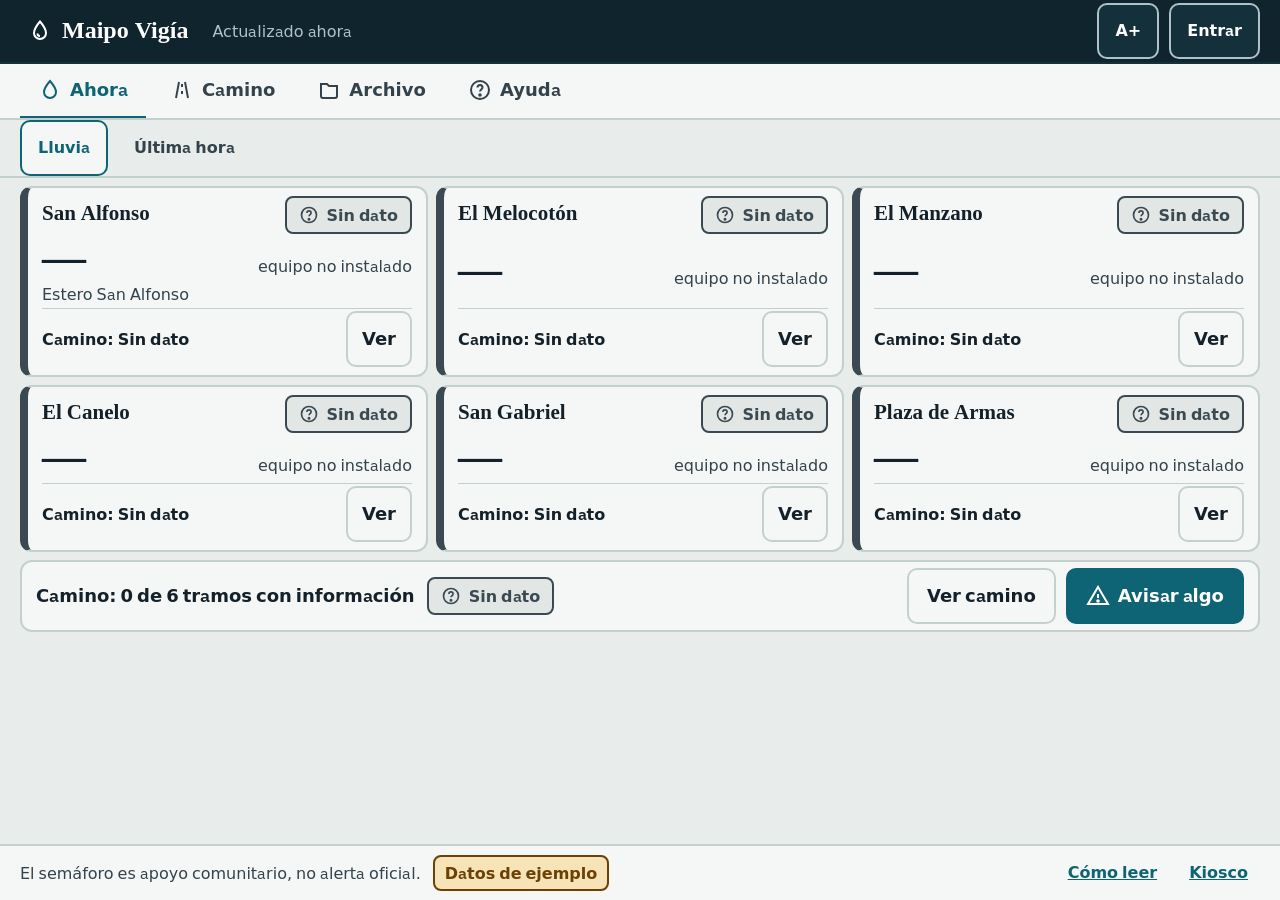
<file: docs/index.html>
<!DOCTYPE html>
<html lang="es-CL">
<head>
  <meta charset="UTF-8" />
  <meta name="viewport" content="width=device-width, initial-scale=1.0" />
  <meta name="description" content="Maipo Vigía: lluvia medida por la comunidad y estado de los caminos del Cajón del Maipo. Tablero comunitario, registro de observadores y archivos históricos." />
  <meta name="color-scheme" content="light" />
  <title>Maipo Vigía — Lluvia y caminos en el Cajón del Maipo</title>
  <link rel="icon" href="data:image/svg+xml,%3Csvg xmlns='http://www.w3.org/2000/svg' viewBox='0 0 24 24'%3E%3Cpath d='M12 2.5C12 2.5 6 9.5 6 14a6 6 0 0 0 12 0c0-4.5-6-11.5-6-11.5Z' fill='none' stroke='%230E6474' stroke-width='2'/%3E%3C/svg%3E" />
  <link rel="stylesheet" href="assets/maipo.css" />
  <script src="datos/config.js" defer></script>
  <script src="datos/semilla.js" defer></script>
  <script src="assets/almacen.js" defer></script>
  <script src="assets/maipo.js" defer></script>
</head>
<body>
  <a href="#mainPanel" class="skip-link">Saltar al contenido principal</a>
  <div class="app-shell" id="appShell">
    <!-- BARRA SUPERIOR -->
    <header class="topbar" role="banner">
      <div class="topbar-left">
        <button type="button" class="brand-mark" id="brandBtn" aria-label="Maipo Vigía, ir a Ahora">
          <svg class="icon-24" viewBox="0 0 24 24" fill="none" stroke="currentColor" stroke-width="2" aria-hidden="true">
            <path d="M12 2.5C12 2.5 6 9.5 6 14a6 6 0 0 0 12 0c0-4.5-6-11.5-6-11.5Z"/>
            <path d="M9.5 14.5a2.5 2.5 0 0 0 2.5 2.5"/>
          </svg>
          <span>Maipo Vigía</span>
        </button>
        <span class="topbar-updated" id="topbarUpdated">Actualizado hoy a las 09:42</span>
        <span class="topbar-mobile-status" id="topbarMobileStatus"></span>
      </div>
      <div class="topbar-right">
        <button type="button" class="topbar-btn" id="btnFontToggle" aria-pressed="false" aria-label="Agrandar letra">A+</button>
        <div class="desktop-session-wrap" id="desktopSessionWrap"></div>
      </div>
    </header>

    <div class="offline-banner hidden" id="offlineBanner" role="status">
      Sin conexión: se muestran los datos guardados en este equipo.
    </div>

    <!-- NIVEL 1: BARRA DE PESTAÑAS (ESCRITORIO) -->
    <nav class="tabbar" id="desktopTabbar" role="tablist" aria-label="Secciones principales"></nav>

    <!-- NIVEL 2: SOLAPAS -->
    <nav class="subtabbar" id="subtabbar" role="tablist" aria-label="Solapas de sección"></nav>

    <!-- CONTENIDO PRINCIPAL (ÚNICO SCROLL INTERNO) -->
    <main class="main-panel" id="mainPanel" tabindex="-1">
      <div class="content-container" id="mainContent"></div>
    </main>

    <!-- PIE DE ESCRITORIO -->
    <footer class="footerbar" role="contentinfo">
      <div class="footer-left">
        <span>El semáforo es apoyo comunitario, no alerta oficial.</span>
        <span class="demo-tag" id="demoTag">Datos de ejemplo</span>
      </div>
      <div class="footer-right">
        <button type="button" class="footer-link" id="btnFooterHelp">Cómo leer</button>
        <button type="button" class="footer-link" id="btnFooterKiosco">Kiosco</button>
      </div>
    </footer>

    <!-- BARRA INFERIOR MÓVIL (5 BOTONES SEGÚN ROL) -->
    <nav class="bottombar" id="mobileBottombar" aria-label="Navegación móvil"></nav>
  </div>

  <!-- NIVEL 3: HOJA LATERAL (480px ESCRITORIO / PANTALLA COMPLETA MÓVIL) -->
  <div class="sheet-backdrop hidden" id="sheetBackdrop" role="dialog" aria-modal="true" aria-labelledby="sheetTitle">
    <div class="sheet-panel" id="sheetPanel">
      <div class="sheet-head">
        <h2 class="sheet-title" id="sheetTitle">Panel</h2>
        <button type="button" class="topbar-btn" id="btnCloseSheet" aria-label="Cerrar panel">Cerrar</button>
      </div>
      <div class="sheet-body" id="sheetBody"></div>
    </div>
  </div>

  <!-- MODO KIOSCO (1920×1080) -->
  <section class="kiosco-overlay hidden" id="kioscoOverlay" aria-label="Modo Kiosco">
    <div class="kiosco-top">
      <button type="button" class="kiosco-brand" id="kioscoBrandExit" title="Cinco toques para salir">Maipo Vigía</button>
      <div id="kioscoTopInfo" style="font-size: 24px; color: var(--pantalla-suave);"></div>
    </div>
    <div class="kiosco-grid" id="kioscoGrid"></div>
    <div class="kiosco-foot">
      <span id="kioscoClock"></span>
      <span id="kioscoFootMode"></span>
      <span>Datos de ejemplo · El semáforo es apoyo comunitario, no alerta oficial</span>
    </div>
  </section>

  <!-- MENSAJE EMERGENTE ACCESIBLE (REEMPLAZA alert()) -->
  <div class="toast-box hidden" id="toastBox" role="status" aria-live="polite"></div>

  
</body>
</html>
</file>
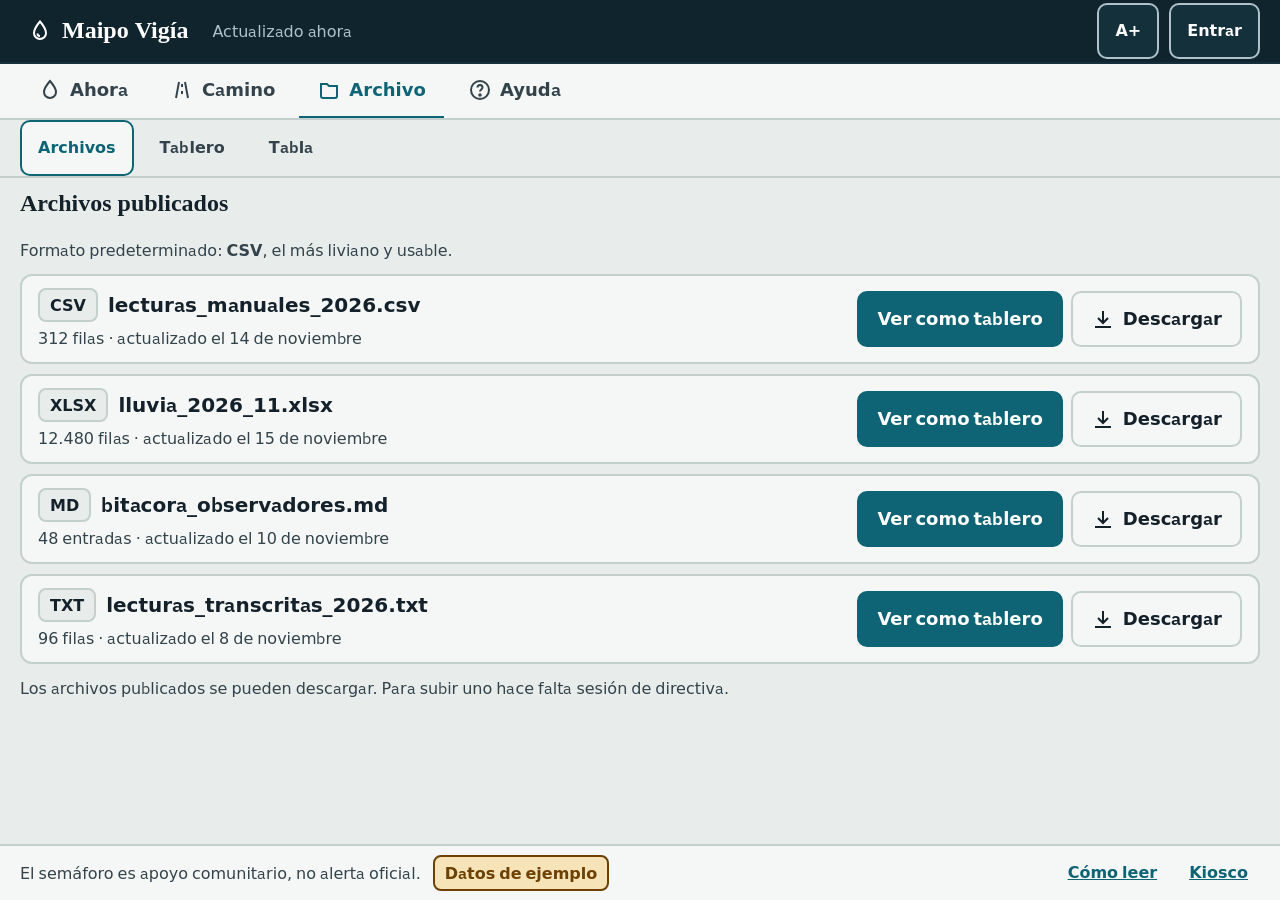
<file: docs/archivo.html>
<!DOCTYPE html>
<html lang="es-CL">
<head>
<meta charset="utf-8">
<title>Maipo Vigía — esta página se mudó</title>
<meta http-equiv="refresh" content="0; url=./index.html#/archivo/archivos">
<link rel="canonical" href="./index.html#/archivo/archivos">
</head>
<body style="font-family:system-ui,sans-serif;font-size:18px;padding:24px;">
<p>Esta página ahora es una pestaña del tablero.</p>
<p><a href="./index.html#/archivo/archivos">Continuar a Maipo Vigía</a></p>
<script>location.replace('./index.html#/archivo/archivos');</script>
</body>
</html>
</file>
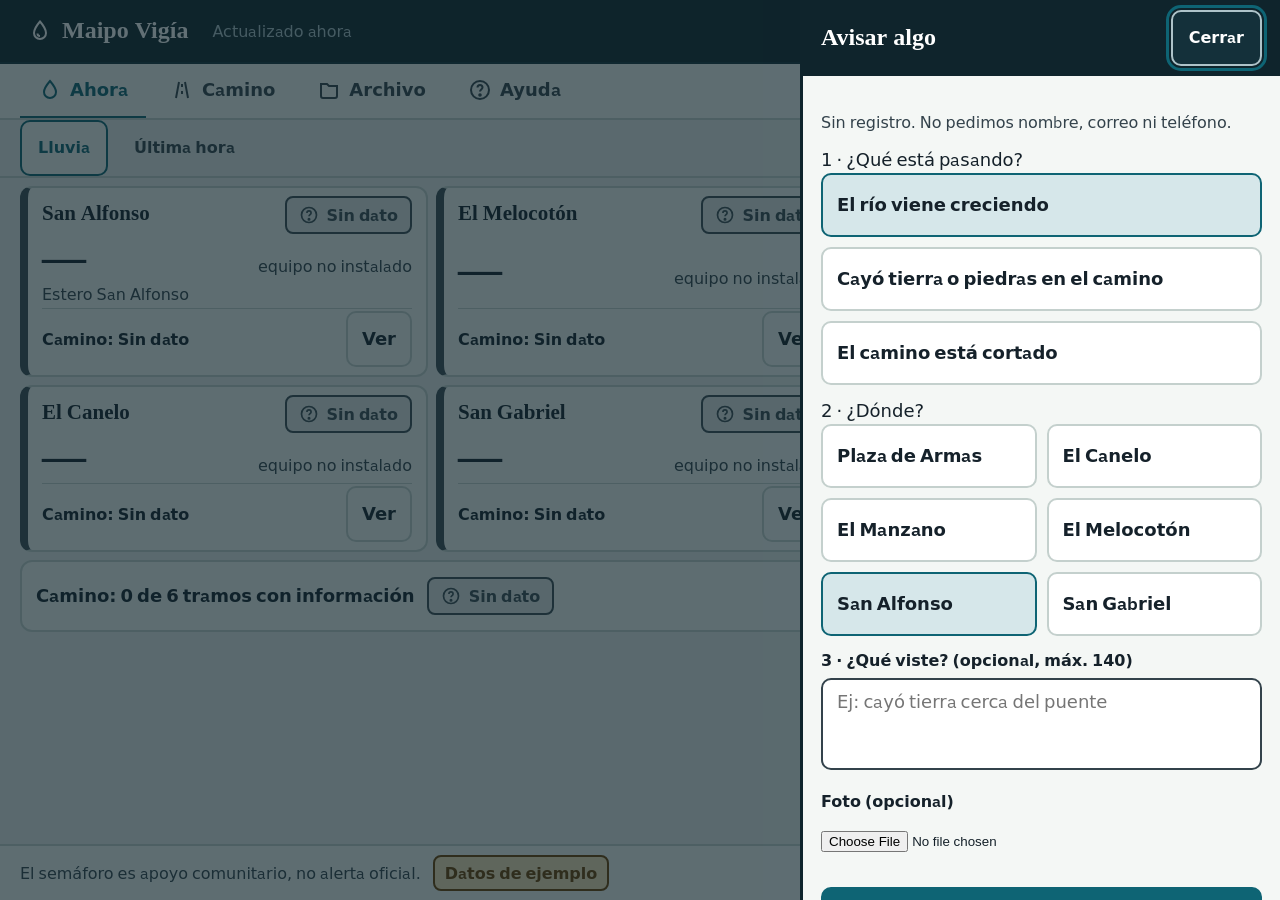
<file: docs/avisar.html>
<!DOCTYPE html>
<html lang="es-CL">
<head>
<meta charset="utf-8">
<title>Maipo Vigía — esta página se mudó</title>
<meta http-equiv="refresh" content="0; url=./index.html#/avisar">
<link rel="canonical" href="./index.html#/avisar">
</head>
<body style="font-family:system-ui,sans-serif;font-size:18px;padding:24px;">
<p>Esta página ahora es una pestaña del tablero.</p>
<p><a href="./index.html#/avisar">Continuar a Maipo Vigía</a></p>
<script>location.replace('./index.html#/avisar');</script>
</body>
</html>
</file>
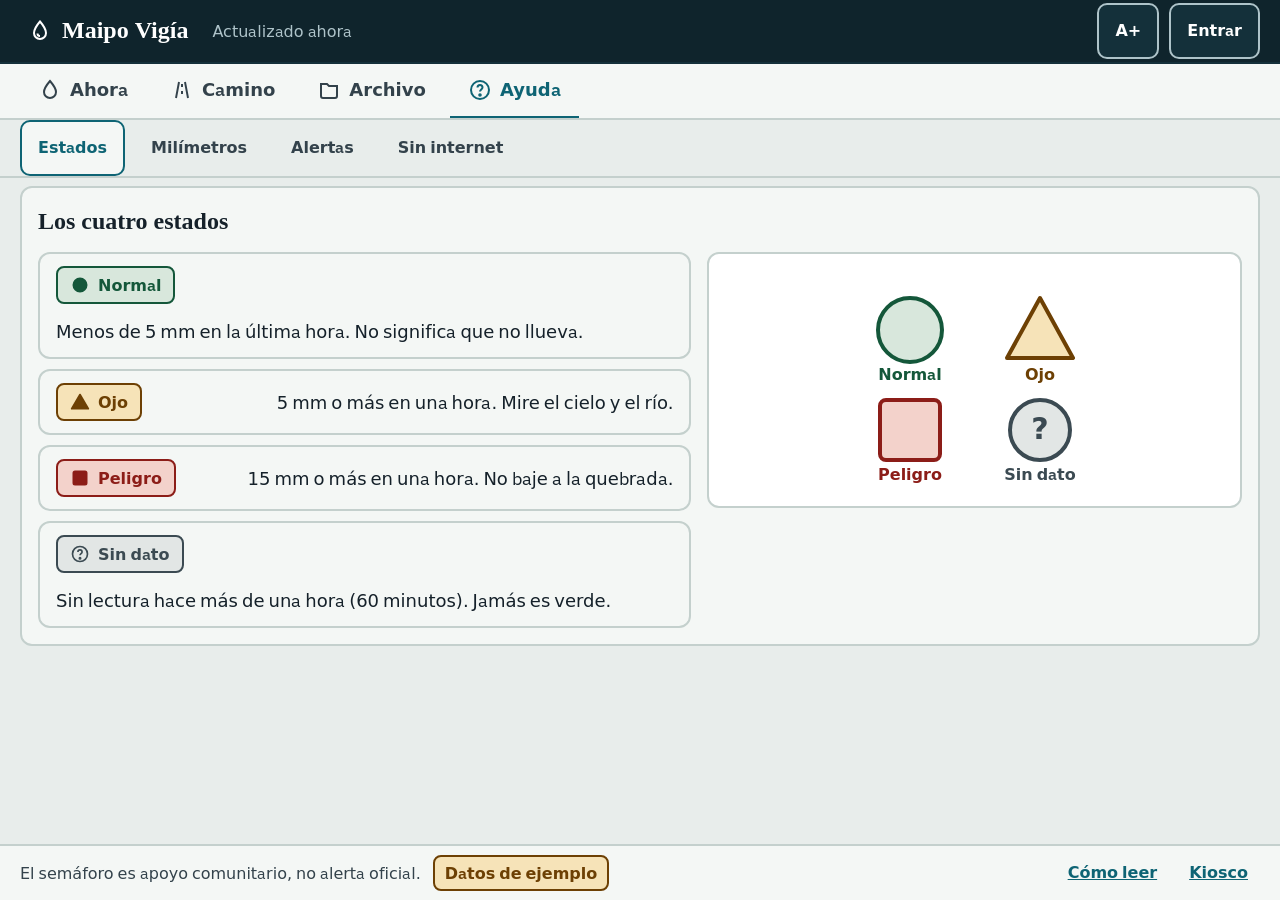
<file: docs/ayuda.html>
<!DOCTYPE html>
<html lang="es-CL">
<head>
<meta charset="utf-8">
<title>Maipo Vigía — esta página se mudó</title>
<meta http-equiv="refresh" content="0; url=./index.html#/ayuda/estados">
<link rel="canonical" href="./index.html#/ayuda/estados">
</head>
<body style="font-family:system-ui,sans-serif;font-size:18px;padding:24px;">
<p>Esta página ahora es una pestaña del tablero.</p>
<p><a href="./index.html#/ayuda/estados">Continuar a Maipo Vigía</a></p>
<script>location.replace('./index.html#/ayuda/estados');</script>
</body>
</html>
</file>
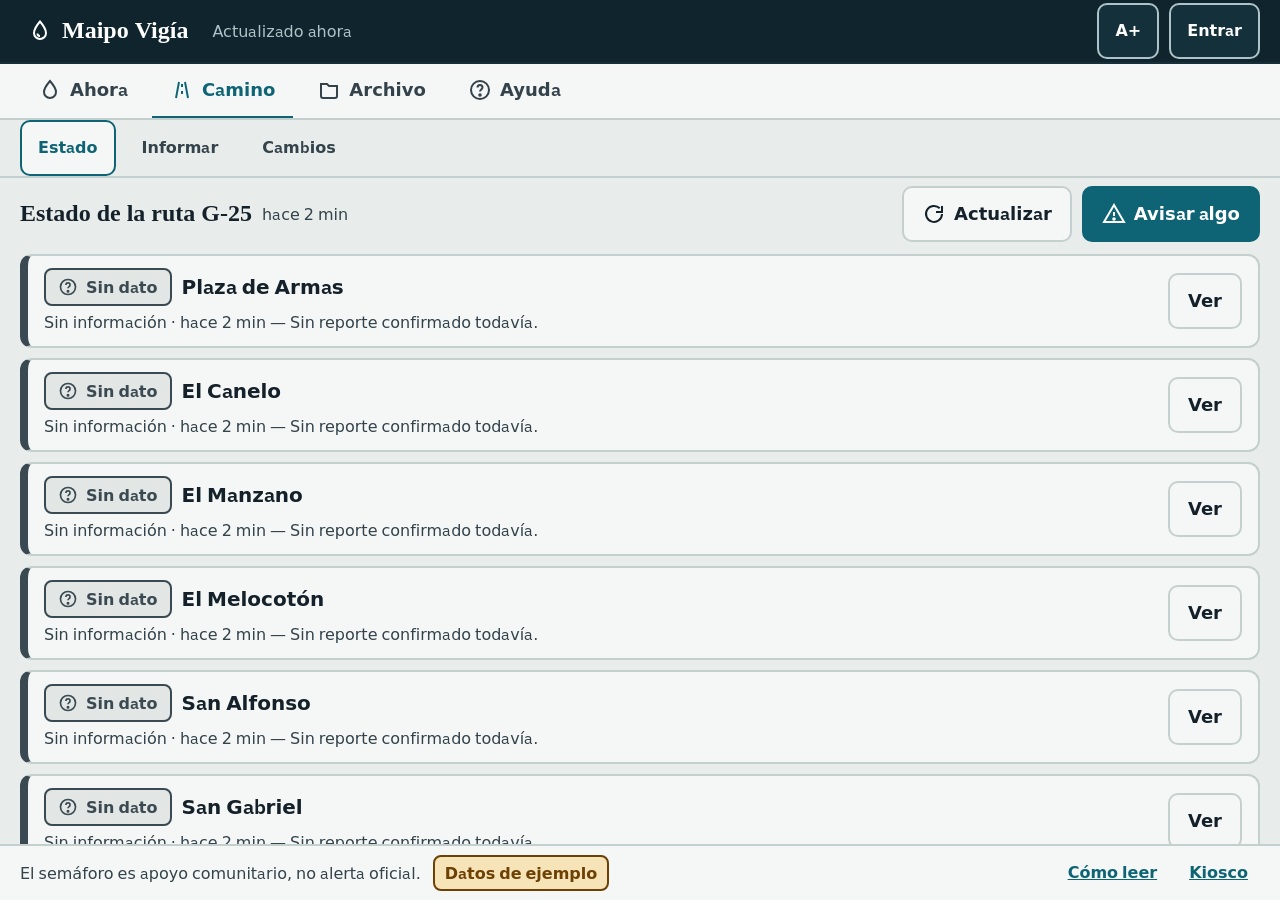
<file: docs/camino.html>
<!DOCTYPE html>
<html lang="es-CL">
<head>
<meta charset="utf-8">
<title>Maipo Vigía — esta página se mudó</title>
<meta http-equiv="refresh" content="0; url=./index.html#/camino/estado">
<link rel="canonical" href="./index.html#/camino/estado">
</head>
<body style="font-family:system-ui,sans-serif;font-size:18px;padding:24px;">
<p>Esta página ahora es una pestaña del tablero.</p>
<p><a href="./index.html#/camino/estado">Continuar a Maipo Vigía</a></p>
<script>location.replace('./index.html#/camino/estado');</script>
</body>
</html>
</file>
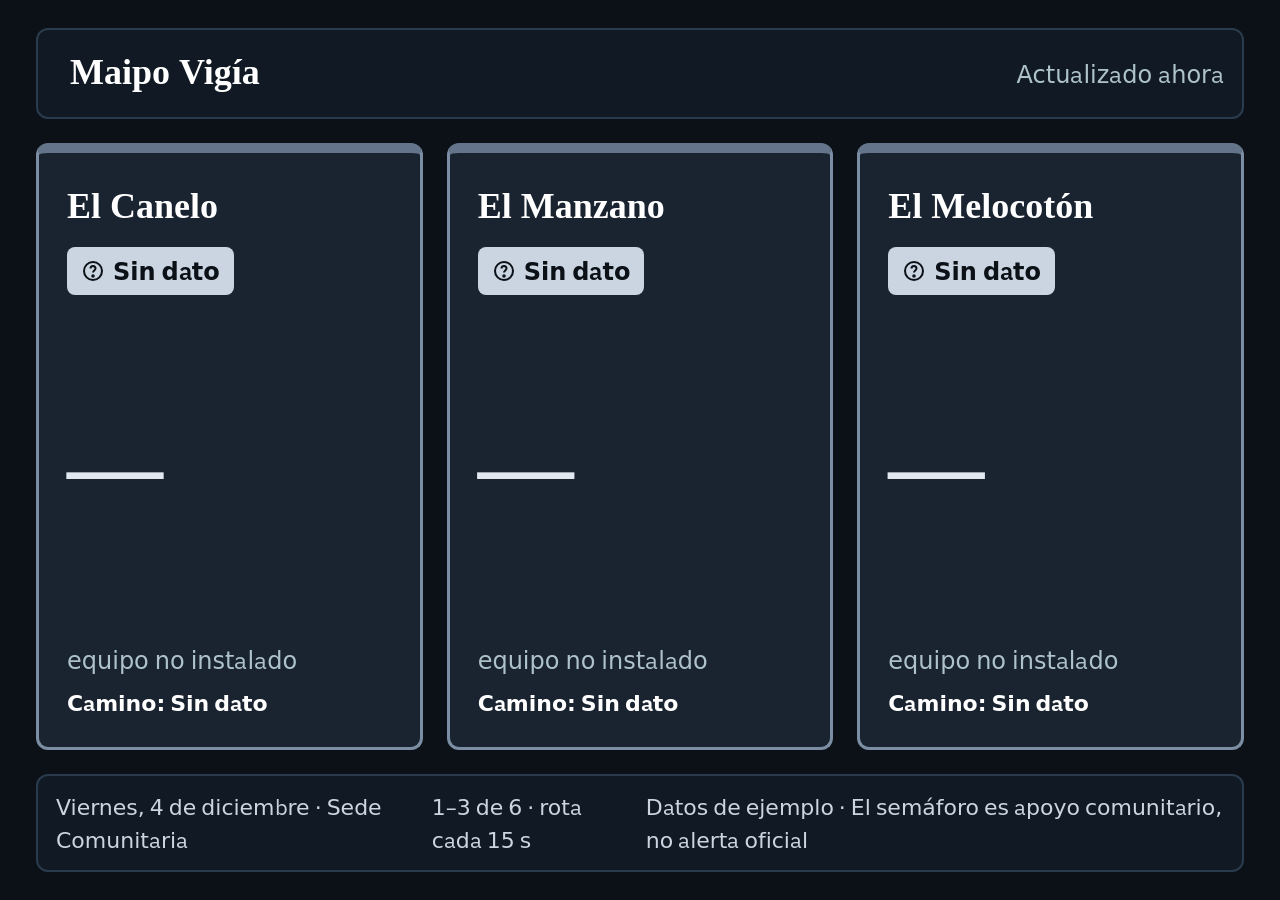
<file: docs/kiosco.html>
<!DOCTYPE html>
<html lang="es-CL">
<head>
<meta charset="utf-8">
<title>Maipo Vigía — esta página se mudó</title>
<meta http-equiv="refresh" content="0; url=./index.html#/kiosco">
<link rel="canonical" href="./index.html#/kiosco">
</head>
<body style="font-family:system-ui,sans-serif;font-size:18px;padding:24px;">
<p>Esta página ahora es una pestaña del tablero.</p>
<p><a href="./index.html#/kiosco">Continuar a Maipo Vigía</a></p>
<script>location.replace('./index.html#/kiosco');</script>
</body>
</html>
</file>
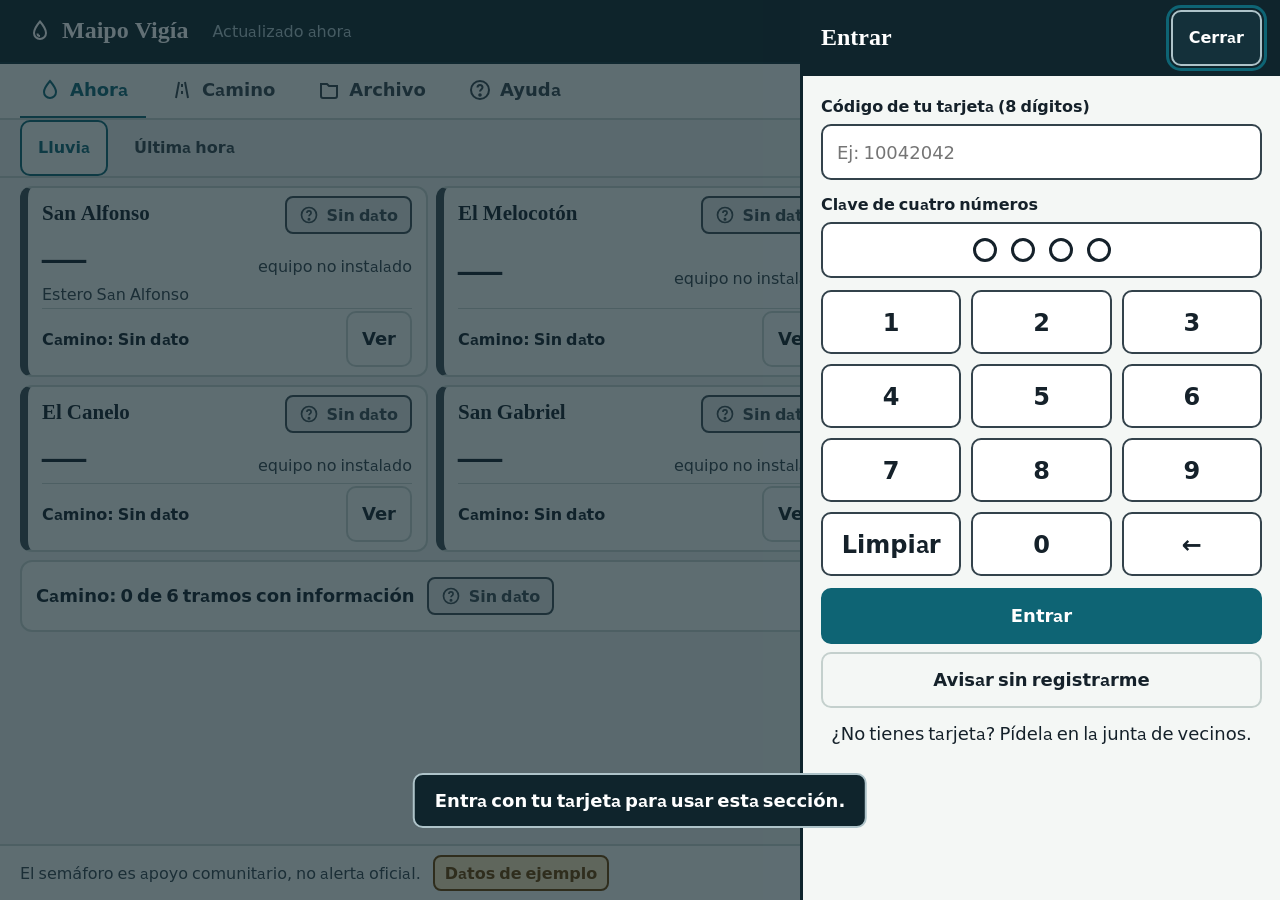
<file: docs/observadores.html>
<!DOCTYPE html>
<html lang="es-CL">
<head>
<meta charset="utf-8">
<title>Maipo Vigía — esta página se mudó</title>
<meta http-equiv="refresh" content="0; url=./index.html#/directiva/observadores">
<link rel="canonical" href="./index.html#/directiva/observadores">
</head>
<body style="font-family:system-ui,sans-serif;font-size:18px;padding:24px;">
<p>Esta página ahora es una pestaña del tablero.</p>
<p><a href="./index.html#/directiva/observadores">Continuar a Maipo Vigía</a></p>
<script>location.replace('./index.html#/directiva/observadores');</script>
</body>
</html>
</file>
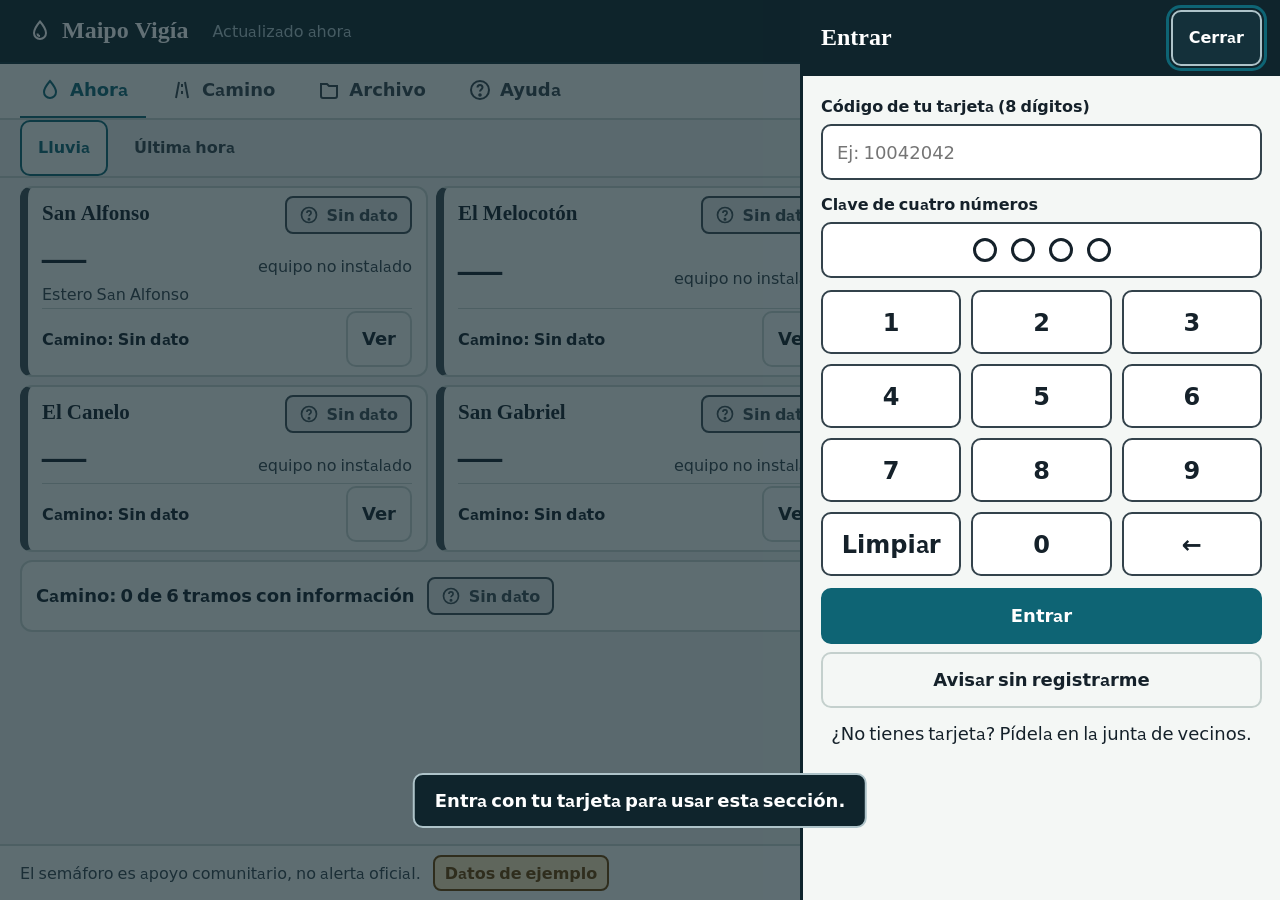
<file: docs/registrar.html>
<!DOCTYPE html>
<html lang="es-CL">
<head>
<meta charset="utf-8">
<title>Maipo Vigía — esta página se mudó</title>
<meta http-equiv="refresh" content="0; url=./index.html#/registrar/identidad">
<link rel="canonical" href="./index.html#/registrar/identidad">
</head>
<body style="font-family:system-ui,sans-serif;font-size:18px;padding:24px;">
<p>Esta página ahora es una pestaña del tablero.</p>
<p><a href="./index.html#/registrar/identidad">Continuar a Maipo Vigía</a></p>
<script>location.replace('./index.html#/registrar/identidad');</script>
</body>
</html>
</file>
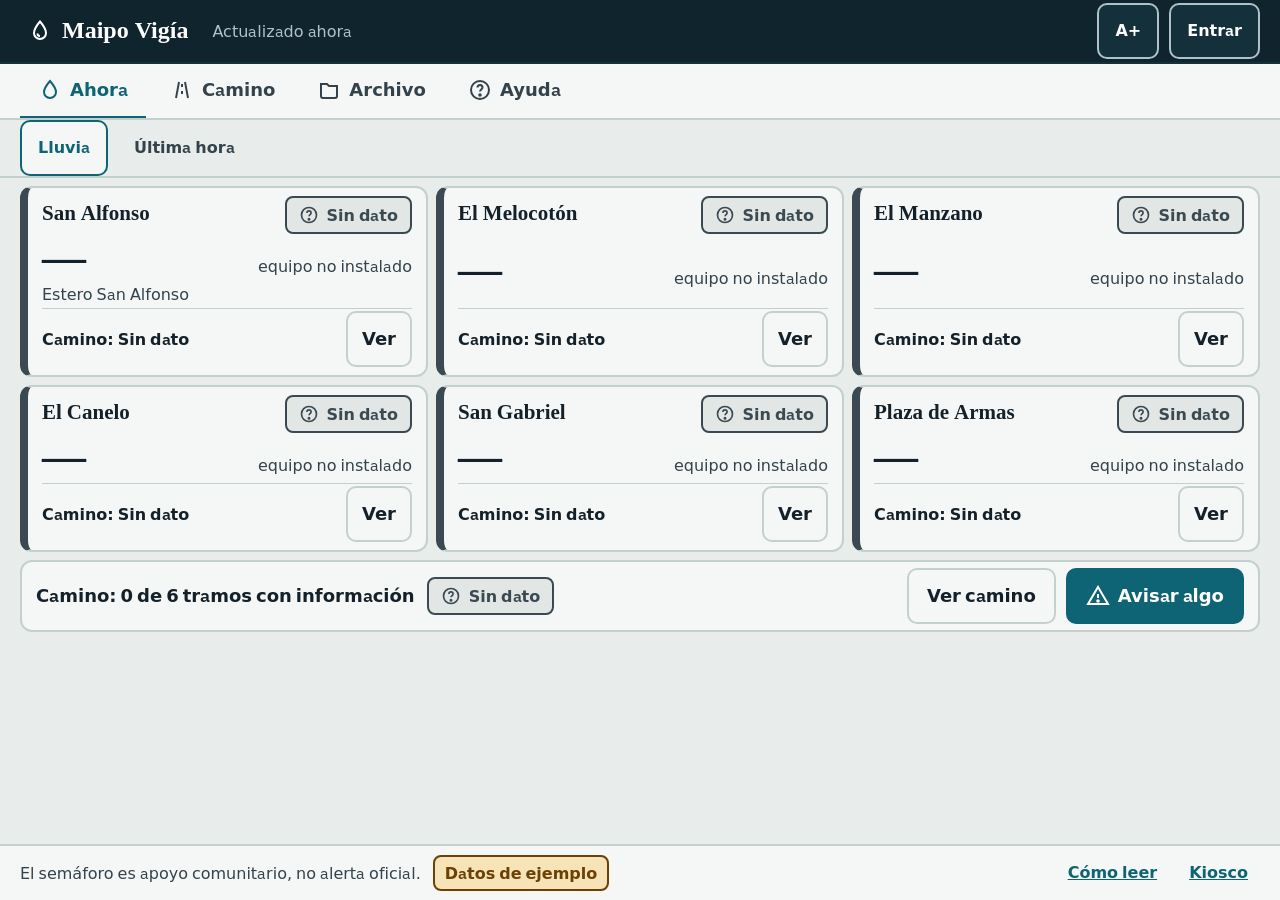
<file: docs/zona.html>
<!DOCTYPE html>
<html lang="es-CL">
<head>
<meta charset="utf-8">
<title>Maipo Vigía — esta página se mudó</title>
<link rel="canonical" href="./index.html#/ahora/lluvia">
</head>
<body style="font-family:system-ui,sans-serif;font-size:18px;padding:24px;">
<p>Esta página ahora es una zona del tablero.</p>
<p><a href="./index.html#/ahora/lluvia">Continuar a Maipo Vigía</a></p>
<script>
(function () {
  var slug = '';
  try {
    var params = new URLSearchParams(location.search);
    slug = params.get('id') || '';
  } catch (e) {}
  if (!slug && location.hash) slug = location.hash.replace(/^#\/?/, '');
  slug = String(slug || '').trim().toLowerCase().replace(/[^a-z0-9-]/g, '');
  var destino = slug
    ? './index.html#/ahora/zona/' + encodeURIComponent(slug) + '/lluvia24'
    : './index.html#/ahora/lluvia';
  location.replace(destino);
})();
</script>
</body>
</html>
</file>
<file: docs/assets/maipo.css>
@font-face{font-family:'IBM Plex Sans';src:url('fuentes/plex-400.woff2') format('woff2');font-weight:400;font-style:normal;font-display:swap}
@font-face{font-family:'IBM Plex Sans';src:url('fuentes/plex-600.woff2') format('woff2');font-weight:600;font-style:normal;font-display:swap}
@font-face{font-family:'Spectral';src:url('fuentes/spectral-600.woff2') format('woff2');font-weight:600;font-style:normal;font-display:swap}
    /* ==========================================================================
       MAIPO VIGÍA — SISTEMA VISUAL WCAG AAA (CERO DEPENDENCIAS EXTERNAS)
       Paleta exacta medida en Anexo A + Reglas R1 a R12 del Prompt Maestro v2
       ========================================================================== */
    :root {
      /* Colores base */
      --papel: #E8EDEB;
      --papel-alto: #F4F7F5;
      --tinta: #15212A;
      --tinta-2: #33424B;
      --agua: #0E6474;
      --agua-bg: #D6E7EA;
      --borde: #C4D0CD;
      --pantalla: #0F242C;
      --pantalla-alta: #14303A;

      /* Semáforo AAA sobre papel */
      --verde: #14573A;
      --verde-bg: #D8E7DC;
      --ambar: #6D4004;
      --ambar-bg: #F6E3B8;
      --rojo: #8C1D18;
      --rojo-bg: #F3D2CB;
      --sindato: #3B4A52;
      --sindato-bg: #E2E6E5;

      /* Colores claros AAA sobre pantalla oscura (Kiosco) */
      --verde-claro: #7FD0A5;
      --ambar-claro: #F0C169;
      --rojo-claro: #F4A794;
      --pantalla-suave: #AEC3C9;

      /* Kiosco de alto contraste (pizarra-carbón) */
      --kiosco-bg: #0B1117;
      --kiosco-bar: #111A24;
      --kiosco-bar-border: #2B3B4E;
      --kiosco-card-bg: #18222F;
      --kiosco-border-focus: #E6F4F8;

      /* Tipografía local / sistema sin CDN */
      --font-sans: 'IBM Plex Sans', system-ui, -apple-system, 'Segoe UI', Roboto, Arial, sans-serif;
      --font-serif: 'Spectral', Georgia, 'Times New Roman', serif;

      /* Escala tipográfica base (piso absoluto: 16px) */
      --fs-min: 16px;
      --fs-body: 18px;
      --fs-lead: 20px;
      --fs-title: 24px;
      --fs-big: 52px;
      --fs-xl: 72px;

      /* Radios y medidas */
      --radius: 10px;
      --radius-lg: 12px;
      --touch: 56px;
    }

    /* Modo A+ (letra agrandada, mantiene piso >=16px y alto fijo) */
    html.font-large {
      --fs-min: 18px;
      --fs-body: 21px;
      --fs-lead: 23px;
      --fs-title: 27px;
      --fs-big: 58px;
      --fs-xl: 76px;
    }

    *, *::before, *::after {
      box-sizing: border-box;
    }

    /* R1: UNA SOLA PÁGINA, ALTO FIJO */
    html, body {
      height: 100dvh;
      width: 100%;
      margin: 0;
      padding: 0;
      overflow: hidden;
      background-color: var(--papel);
      color: var(--tinta);
      font-family: var(--font-sans);
      font-size: var(--fs-body);
      line-height: 1.5;
      -webkit-font-smoothing: antialiased;
    }

    /* R12: Foco visible de 3 px */
    :focus-visible {
      outline: 3px solid var(--agua);
      outline-offset: 2px;
    }

    /* Botones y controles base: mínimo 56px de alto, sin degradados ni sombras difusas */
    button, a.btn, label.btn-like {
      font-family: var(--font-sans);
      font-size: var(--fs-body);
      font-weight: 600;
      line-height: 1.2;
      min-height: var(--touch);
      min-width: var(--touch);
      padding: 0 18px;
      border-radius: var(--radius);
      border: 2px solid var(--borde);
      background-color: var(--papel-alto);
      color: var(--tinta);
      cursor: pointer;
      display: inline-flex;
      align-items: center;
      justify-content: center;
      gap: 8px;
      text-decoration: none;
      vertical-align: middle;
      transition: background-color 0.12s ease, border-color 0.12s ease;
    }

    button:hover, a.btn:hover {
      background-color: var(--papel);
      border-color: var(--tinta-2);
    }

    button:active, a.btn:active {
      background-color: var(--borde);
    }

    button.btn-primary, a.btn-primary {
      background-color: var(--agua);
      border-color: var(--agua);
      color: #FFFFFF;
    }
    button.btn-primary:hover, a.btn-primary:hover {
      background-color: var(--pantalla);
      border-color: var(--pantalla);
    }

    button.btn-danger {
      background-color: var(--rojo);
      border-color: var(--rojo);
      color: #FFFFFF;
    }
    button.btn-danger:hover {
      background-color: #6B1410;
      border-color: #6B1410;
    }

    button.btn-ok {
      background-color: var(--verde);
      border-color: var(--verde);
      color: #FFFFFF;
    }
    button.btn-ok:hover {
      background-color: #0E3F2A;
      border-color: #0E3F2A;
    }

    button.btn-ghost {
      background-color: transparent;
      border-color: transparent;
      color: var(--agua);
    }
    button.btn-ghost:hover {
      background-color: var(--agua-bg);
      border-color: var(--agua);
    }

    button.btn-full {
      width: 100%;
    }

    button.btn-sm-pad {
      padding: 0 14px;
    }

    /* Inputs y selects accesibles */
    input[type="text"],
    input[type="search"],
    input[type="date"],
    input[type="time"],
    input[type="number"],
    input[type="password"],
    select,
    textarea {
      font-family: var(--font-sans);
      font-size: var(--fs-body);
      color: var(--tinta);
      background-color: #FFFFFF;
      border: 2px solid var(--tinta-2);
      border-radius: var(--radius);
      min-height: var(--touch);
      padding: 10px 14px;
      width: 100%;
    }

    textarea {
      min-height: 92px;
      resize: none;
    }

    label.field-label {
      display: block;
      font-size: var(--fs-min);
      font-weight: 600;
      color: var(--tinta);
      margin-bottom: 6px;
    }

    /* ==========================================================================
       ARMAZÓN PRINCIPAL (ESCRITORIO 1280×800 / MÓVIL 390×844)
       ========================================================================== */
    .app-shell {
      display: flex;
      flex-direction: column;
      height: 100dvh;
      width: 100%;
      overflow: hidden;
    }

    /* Barra superior: 72px escritorio */
    .topbar {
      height: 72px;
      flex-shrink: 0;
      background-color: var(--pantalla);
      color: #FFFFFF;
      border-bottom: 2px solid var(--pantalla-alta);
      display: flex;
      align-items: center;
      justify-content: space-between;
      padding: 0 20px;
      gap: 12px;
    }

    .topbar-left {
      display: flex;
      align-items: center;
      gap: 16px;
      min-width: 0;
    }

    .brand-mark {
      display: inline-flex;
      align-items: center;
      gap: 10px;
      font-family: var(--font-serif);
      font-size: 24px;
      font-weight: 600;
      color: #FFFFFF;
      text-decoration: none;
      min-height: var(--touch);
      padding: 0 6px;
      border-radius: var(--radius);
      border: 2px solid transparent;
      background: transparent;
      white-space: nowrap;
    }
    .brand-mark:hover {
      background-color: var(--pantalla-alta);
      border-color: var(--pantalla-suave);
    }

    .topbar-updated {
      font-size: var(--fs-min);
      color: var(--pantalla-suave);
      white-space: nowrap;
    }

    .topbar-mobile-status {
      display: none;
    }

    .topbar-right {
      display: flex;
      align-items: center;
      gap: 10px;
      flex-shrink: 0;
    }

    .topbar-btn {
      background-color: var(--pantalla-alta);
      border: 2px solid var(--pantalla-suave);
      color: #FFFFFF;
      min-height: var(--touch);
      padding: 0 16px;
      font-size: var(--fs-min);
    }
    .topbar-btn:hover {
      background-color: var(--agua);
      border-color: #FFFFFF;
    }
    .topbar-btn.active-toggle {
      background-color: var(--agua);
      border-color: #FFFFFF;
    }

    .role-pill-wrap {
      display: inline-flex;
      align-items: center;
      gap: 8px;
    }

    /* Nivel 1: Barra de pestañas (64px escritorio) */
    .tabbar {
      height: 64px;
      flex-shrink: 0;
      background-color: var(--papel-alto);
      border-bottom: 2px solid var(--borde);
      display: flex;
      align-items: stretch;
      padding: 0 20px;
      gap: 6px;
      overflow-x: auto;
    }

    .tab-btn {
      min-height: var(--touch);
      height: 100%;
      border: none;
      border-bottom: 4px solid transparent;
      border-radius: 0;
      background: transparent;
      color: var(--tinta-2);
      font-size: var(--fs-body);
      font-weight: 600;
      padding: 0 18px;
      white-space: nowrap;
    }
    .tab-btn:hover {
      background-color: var(--papel);
      color: var(--tinta);
      border-color: transparent;
      border-bottom-color: var(--borde);
    }
    .tab-btn[aria-selected="true"] {
      color: var(--agua);
      border-bottom-color: var(--agua);
      background-color: var(--papel-alto);
    }

    .badge-count {
      display: inline-flex;
      align-items: center;
      justify-content: center;
      min-width: 26px;
      height: 26px;
      padding: 0 8px;
      border-radius: 12px;
      background-color: var(--rojo);
      color: #FFFFFF;
      font-size: 16px;
      font-weight: 700;
    }

    /* Nivel 2: Solapas (56px, solo si hay más de una) */
    .subtabbar {
      min-height: 56px;
      flex-shrink: 0;
      background-color: var(--papel);
      border-bottom: 2px solid var(--borde);
      display: flex;
      align-items: center;
      padding: 0 20px;
      gap: 8px;
      overflow-x: auto;
    }
    .subtabbar.hidden {
      display: none;
    }

    .subtab-btn {
      flex: 0 0 auto;
      min-height: var(--touch);
      border: 2px solid transparent;
      background: transparent;
      color: var(--tinta-2);
      border-radius: var(--radius);
      padding: 0 16px;
      font-size: var(--fs-min);
      font-weight: 600;
      white-space: nowrap;
    }
    .subtab-btn:hover {
      background-color: var(--papel-alto);
      color: var(--tinta);
    }
    .subtab-btn[aria-selected="true"] {
      background-color: var(--papel-alto);
      border-color: var(--agua);
      color: var(--agua);
    }

    /* Zona de contenido (único scroll interno) */
    .main-panel {
      flex: 1 1 auto;
      overflow-y: auto;
      overflow-x: hidden;
      padding: 14px 20px;
      background-color: var(--papel);
    }

    .content-container {
      max-width: 1240px;
      margin: 0 auto;
      width: 100%;
    }

    /* Pie de escritorio (48px) */
    .footerbar {
      height: 56px; /* mínimo tocable para enlaces */
      flex-shrink: 0;
      background-color: var(--papel-alto);
      border-top: 2px solid var(--borde);
      padding: 0 20px;
      display: flex;
      align-items: center;
      justify-content: space-between;
      gap: 12px;
      font-size: var(--fs-min);
      color: var(--tinta-2);
    }

    .footer-left {
      display: flex;
      align-items: center;
      gap: 12px;
      min-width: 0;
    }

    .footer-right {
      display: flex;
      align-items: center;
      gap: 8px;
      flex-shrink: 0;
    }

    .demo-tag {
      display: inline-flex;
      align-items: center;
      padding: 4px 10px;
      border-radius: 8px;
      background-color: var(--ambar-bg);
      color: var(--ambar);
      border: 2px solid var(--ambar);
      font-size: var(--fs-min);
      font-weight: 700;
      white-space: nowrap;
    }

    .footer-link {
      min-height: var(--touch);
      border: none;
      background: transparent;
      color: var(--agua);
      font-size: var(--fs-min);
      font-weight: 600;
      padding: 0 12px;
      text-decoration: underline;
    }
    .footer-link:hover {
      background-color: var(--agua-bg);
    }

    /* Barra inferior móvil (72px) */
    .bottombar {
      display: none;
    }

    /* ==========================================================================
       COMPONENTES SEMÁFORO (COLOR + FORMA + PALABRA)
       ========================================================================== */
    .state-pill {
      display: inline-flex;
      align-items: center;
      gap: 8px;
      padding: 5px 12px;
      border-radius: 8px;
      font-size: var(--fs-min);
      font-weight: 700;
      border: 2px solid transparent;
      white-space: nowrap;
    }

    .st-verde {
      background-color: var(--verde-bg);
      color: var(--verde);
      border-color: var(--verde);
    }
    .st-ambar {
      background-color: var(--ambar-bg);
      color: var(--ambar);
      border-color: var(--ambar);
    }
    .st-rojo {
      background-color: var(--rojo-bg);
      color: var(--rojo);
      border-color: var(--rojo);
    }
    .st-sindato {
      background-color: var(--sindato-bg);
      color: var(--sindato);
      border-color: var(--sindato);
    }

    .icon-24 {
      width: 24px;
      height: 24px;
      flex-shrink: 0;
      display: inline-block;
    }

    /* Banda de peligro superior */
    .danger-banner {
      background-color: var(--rojo-bg);
      border: 2px solid var(--rojo);
      border-left: 8px solid var(--rojo);
      color: var(--tinta);
      border-radius: var(--radius);
      padding: 10px 14px;
      margin-bottom: 12px;
      display: flex;
      align-items: center;
      justify-content: space-between;
      gap: 12px;
      font-weight: 600;
    }

    .amber-banner {
      background-color: var(--ambar-bg);
      border: 2px solid var(--ambar);
      border-left: 8px solid var(--ambar);
      color: var(--tinta);
      border-radius: var(--radius);
      padding: 10px 14px;
      margin-bottom: 12px;
      display: flex;
      align-items: center;
      justify-content: space-between;
      gap: 12px;
      font-weight: 600;
    }

    .info-banner {
      background-color: var(--papel-alto);
      border: 2px solid var(--borde);
      border-left: 8px solid var(--agua);
      color: var(--tinta);
      border-radius: var(--radius);
      padding: 12px 16px;
      margin-bottom: 12px;
    }

    /* ==========================================================================
       AHORA › LLUVIA (GRILLA 3x2 COMPACTA PARA 1280×800 SIN SCROLL)
       ========================================================================== */
    .rain-grid {
      display: grid;
      grid-template-columns: repeat(3, minmax(0, 1fr));
      gap: 12px;
      margin-bottom: 12px;
    }

    .rain-card {
      background-color: var(--papel-alto);
      border: 2px solid var(--borde);
      border-left-width: 8px;
      border-radius: var(--radius-lg);
      padding: 12px 14px;
      display: flex;
      flex-direction: column;
      justify-content: space-between;
      gap: 6px;
    }
    .rain-card.border-verde { border-left-color: var(--verde); }
    .rain-card.border-ambar { border-left-color: var(--ambar); }
    .rain-card.border-rojo { border-left-color: var(--rojo); background-color: #FAF1EF; }
    .rain-card.border-sindato { border-left-color: var(--sindato); }

    .rain-card-head {
      display: flex;
      align-items: center;
      justify-content: space-between;
      gap: 8px;
    }

    .rain-point-name {
      font-family: var(--font-serif);
      font-size: 21px;
      font-weight: 600;
      color: var(--tinta);
      margin: 0;
      line-height: 1.2;
    }

    .rain-value-row {
      display: flex;
      align-items: baseline;
      justify-content: space-between;
      gap: 10px;
    }

    .rain-number {
      font-family: var(--font-serif);
      font-size: var(--fs-big);
      font-weight: 600;
      line-height: 1.05;
      color: var(--tinta);
    }

    .rain-unit {
      font-family: var(--font-sans);
      font-size: 20px;
      font-weight: 600;
      color: var(--tinta-2);
      margin-left: 4px;
    }

    .rain-meta {
      font-size: var(--fs-min);
      color: var(--tinta-2);
      margin: 0;
      line-height: 1.35;
    }

    .rain-card-foot {
      display: flex;
      align-items: center;
      justify-content: space-between;
      gap: 8px;
      margin-top: 2px;
      padding-top: 8px;
      border-top: 1px solid var(--borde);
    }

    .rain-road-line {
      font-size: var(--fs-min);
      color: var(--tinta);
      font-weight: 600;
      line-height: 1.25;
      min-width: 0;
    }

    /* Tira inferior de camino en Ahora › Lluvia */
    .road-strip {
      background-color: var(--papel-alto);
      border: 2px solid var(--borde);
      border-radius: var(--radius-lg);
      padding: 10px 14px;
      display: flex;
      align-items: center;
      justify-content: space-between;
      gap: 12px;
      flex-wrap: wrap;
    }

    .road-strip-info {
      display: flex;
      align-items: center;
      gap: 12px;
      flex-wrap: wrap;
      font-weight: 600;
    }

    .road-strip-actions {
      display: flex;
      align-items: center;
      gap: 10px;
      flex-wrap: wrap;
    }

    /* ==========================================================================
       DETALLE DE ZONA (4 SOLAPAS DENTRO DE AHORA)
       ========================================================================== */
    .zone-header {
      display: flex;
      align-items: center;
      justify-content: space-between;
      gap: 12px;
      background-color: var(--papel-alto);
      border: 2px solid var(--borde);
      border-radius: var(--radius-lg);
      padding: 10px 14px;
      margin-bottom: 12px;
      flex-wrap: wrap;
    }

    .zone-title-group {
      display: flex;
      align-items: center;
      gap: 12px;
      flex-wrap: wrap;
    }

    .section-title {
      font-family: var(--font-serif);
      font-size: var(--fs-title);
      font-weight: 600;
      margin: 0;
      color: var(--tinta);
    }

    .card-box {
      background-color: var(--papel-alto);
      border: 2px solid var(--borde);
      border-radius: var(--radius-lg);
      padding: 16px;
      margin-bottom: 12px;
    }

    .two-col {
      display: grid;
      grid-template-columns: repeat(2, minmax(0, 1fr));
      gap: 14px;
    }

    .three-col {
      display: grid;
      grid-template-columns: repeat(3, minmax(0, 1fr));
      gap: 14px;
    }

    /* Gráfico SVG */
    .chart-wrap {
      width: 100%;
      background-color: #FFFFFF;
      border: 2px solid var(--borde);
      border-radius: var(--radius);
      padding: 12px;
    }

    .chart-svg {
      width: 100%;
      height: auto;
      display: block;
    }

    /* ==========================================================================
       LISTAS COMPACTAS (ÚLTIMA HORA, CAMINO, ARCHIVOS, CAMBIOS)
       ========================================================================== */
    .row-list {
      display: flex;
      flex-direction: column;
      gap: 10px;
    }

    .item-row {
      min-height: 64px;
      background-color: var(--papel-alto);
      border: 2px solid var(--borde);
      border-radius: var(--radius-lg);
      padding: 12px 16px;
      display: flex;
      align-items: center;
      justify-content: space-between;
      gap: 14px;
      flex-wrap: wrap;
    }

    .road-row {
      min-height: 92px;
      border-left-width: 8px;
    }
    .road-row.border-verde { border-left-color: var(--verde); }
    .road-row.border-ambar { border-left-color: var(--ambar); }
    .road-row.border-rojo { border-left-color: var(--rojo); background-color: #FAF1EF; }
    .road-row.border-sindato { border-left-color: var(--sindato); }

    .file-row {
      min-height: 88px;
    }

    .row-main {
      display: flex;
      flex-direction: column;
      gap: 4px;
      flex: 1 1 260px;
      min-width: 0;
    }

    .row-title {
      font-weight: 700;
      font-size: var(--fs-lead);
      color: var(--tinta);
      display: flex;
      align-items: center;
      gap: 10px;
      flex-wrap: wrap;
    }

    .row-sub {
      font-size: var(--fs-min);
      color: var(--tinta-2);
    }

    .row-actions {
      display: flex;
      align-items: center;
      gap: 8px;
      flex-wrap: wrap;
    }

    /* Etiquetas de estado de lectura / formato */
    .tag {
      display: inline-flex;
      align-items: center;
      padding: 3px 10px;
      border-radius: 8px;
      font-size: var(--fs-min);
      font-weight: 700;
      border: 2px solid var(--borde);
      background-color: var(--papel);
      color: var(--tinta);
    }
    .tag-validada { background-color: var(--verde-bg); color: var(--verde); border-color: var(--verde); }
    .tag-revision { background-color: var(--ambar-bg); color: var(--ambar); border-color: var(--ambar); }
    .tag-rechazada { background-color: var(--rojo-bg); color: var(--rojo); border-color: var(--rojo); }
    .tag-corregida { background-color: var(--agua-bg); color: var(--agua); border-color: var(--agua); }

    /* ==========================================================================
       CHIPS Y SELECTORES TÁCTILES (64px)
       ========================================================================== */
    .choice-grid {
      display: grid;
      grid-template-columns: repeat(3, minmax(0, 1fr));
      gap: 10px;
    }

    .choice-grid-2 {
      display: grid;
      grid-template-columns: repeat(2, minmax(0, 1fr));
      gap: 10px;
    }

    .choice-btn {
      min-height: 64px;
      justify-content: flex-start;
      text-align: left;
      padding: 10px 14px;
      background-color: #FFFFFF;
      border: 2px solid var(--borde);
    }
    .choice-btn[aria-pressed="true"] {
      background-color: var(--agua-bg);
      border-color: var(--agua);
      color: var(--tinta);
    }

    .chip-wrap {
      display: flex;
      flex-wrap: wrap;
      gap: 10px;
    }

    .chip-btn {
      min-height: var(--touch);
      padding: 8px 16px;
      background-color: #FFFFFF;
      border: 2px solid var(--borde);
    }
    .chip-btn[aria-pressed="true"] {
      background-color: var(--agua);
      border-color: var(--agua);
      color: #FFFFFF;
    }

    /* ==========================================================================
       REGISTRAR LECTURA & TECLADO NUMÉRICO (TECLAS DE 64px)
       ========================================================================== */
    .stepper {
      display: flex;
      align-items: center;
      gap: 10px;
      margin-bottom: 14px;
      flex-wrap: wrap;
    }
    .step-pill {
      min-height: 44px;
      padding: 6px 14px;
      border-radius: 10px;
      border: 2px solid var(--borde);
      background-color: var(--papel-alto);
      font-size: var(--fs-min);
      font-weight: 700;
      color: var(--tinta-2);
    }
    .step-pill.active {
      background-color: var(--agua);
      border-color: var(--agua);
      color: #FFFFFF;
    }
    .step-pill.done {
      background-color: var(--verde-bg);
      border-color: var(--verde);
      color: var(--verde);
    }

    .readout-box {
      background-color: var(--pantalla);
      color: #FFFFFF;
      border-radius: var(--radius-lg);
      padding: 16px;
      display: flex;
      align-items: center;
      justify-content: space-between;
      gap: 12px;
      margin-bottom: 12px;
    }

    .readout-value {
      font-family: var(--font-serif);
      font-size: var(--fs-xl);
      font-weight: 600;
      line-height: 1;
      text-align: center;
      flex: 1;
    }

    .pm-btn {
      min-width: 64px;
      min-height: 64px;
      font-size: 32px;
      background-color: var(--pantalla-alta);
      border: 2px solid var(--pantalla-suave);
      color: #FFFFFF;
    }
    .pm-btn:hover {
      background-color: var(--agua);
      border-color: #FFFFFF;
    }

    .numpad {
      display: grid;
      grid-template-columns: repeat(3, minmax(0, 1fr));
      gap: 10px;
    }

    .numpad-key {
      min-height: 64px;
      font-size: 24px;
      font-weight: 700;
      background-color: #FFFFFF;
      border: 2px solid var(--tinta-2);
      color: var(--tinta);
    }
    .numpad-key:hover {
      background-color: var(--agua-bg);
      border-color: var(--agua);
    }

    /* ==========================================================================
       TABLAS (ARCHIVO › TABLA, DIRECTIVA › OBSERVADORES)
       ========================================================================== */
    .table-wrap {
      background-color: var(--papel-alto);
      border: 2px solid var(--borde);
      border-radius: var(--radius-lg);
      overflow-x: auto;
    }

    table.data-table {
      width: 100%;
      border-collapse: collapse;
      text-align: left;
    }

    table.data-table th {
      background-color: var(--papel);
      color: var(--tinta);
      font-size: var(--fs-min);
      font-weight: 700;
      padding: 12px 14px;
      border-bottom: 2px solid var(--borde);
      position: sticky;
      top: 0;
      z-index: 2;
    }

    table.data-table td {
      padding: 12px 14px;
      border-bottom: 1px solid var(--borde);
      font-size: var(--fs-min);
      vertical-align: middle;
    }

    .mobile-sub-origin {
      display: none;
      font-size: 16px;
      color: var(--tinta-2);
      margin-top: 4px;
    }

    .pagination-bar {
      display: flex;
      align-items: center;
      justify-content: space-between;
      gap: 12px;
      margin-top: 12px;
      flex-wrap: wrap;
    }

    /* KPIs de Directiva / Archivo */
    .kpi-grid {
      display: grid;
      grid-template-columns: repeat(4, minmax(0, 1fr));
      gap: 12px;
      margin-bottom: 14px;
    }

    .kpi-card {
      background-color: var(--papel-alto);
      border: 2px solid var(--borde);
      border-radius: var(--radius-lg);
      padding: 12px 14px;
    }

    .kpi-num {
      font-family: var(--font-serif);
      font-size: 40px;
      font-weight: 600;
      line-height: 1.1;
      color: var(--tinta);
    }

    .kpi-label {
      font-size: var(--fs-min);
      color: var(--tinta-2);
      margin-top: 4px;
    }

    /* ==========================================================================
       AYUDA (MAX 60 PALABRAS + PIEZA VISUAL SVG)
       ========================================================================== */
    .help-layout {
      display: grid;
      grid-template-columns: minmax(0, 1.1fr) minmax(0, 0.9fr);
      gap: 16px;
      align-items: start;
    }

    .help-text {
      max-width: 58ch;
      margin: 0 0 12px 0;
    }

    .help-visual-box {
      background-color: #FFFFFF;
      border: 2px solid var(--borde);
      border-radius: var(--radius-lg);
      padding: 16px;
      display: flex;
      align-items: center;
      justify-content: center;
    }

    /* ==========================================================================
       NIVEL 3: HOJA LATERAL (480px ESCRITORIO / PANTALLA COMPLETA MÓVIL)
       ========================================================================== */
    .sheet-backdrop {
      position: fixed;
      inset: 0;
      background-color: rgba(15, 36, 44, 0.65);
      z-index: 100;
      display: flex;
      justify-content: flex-end;
    }
    .sheet-backdrop.hidden {
      display: none;
    }

    .sheet-panel {
      width: 480px;
      max-width: 100vw;
      height: 100dvh;
      background-color: var(--papel-alto);
      border-left: 3px solid var(--pantalla);
      display: flex;
      flex-direction: column;
      overflow: hidden;
    }

    .sheet-head {
      min-height: 72px;
      padding: 10px 18px;
      background-color: var(--pantalla);
      color: #FFFFFF;
      display: flex;
      align-items: center;
      justify-content: space-between;
      gap: 12px;
      flex-shrink: 0;
    }

    .sheet-title {
      font-family: var(--font-serif);
      font-size: 24px;
      font-weight: 600;
      margin: 0;
    }

    .sheet-body {
      flex: 1 1 auto;
      overflow-y: auto;
      padding: 18px;
    }

    .pin-dots {
      display: flex;
      gap: 14px;
      justify-content: center;
      margin: 10px 0 14px 0;
    }

    .pin-dot {
      width: 24px;
      height: 24px;
      border-radius: 50%;
      border: 3px solid var(--tinta);
      background-color: #FFFFFF;
    }
    .pin-dot.filled {
      background-color: var(--agua);
      border-color: var(--agua);
    }


    /* Notificación toast accesible (reemplaza alert()) */
    .toast-box {
      position: fixed;
      bottom: 72px;
      left: 50%;
      transform: translateX(-50%);
      z-index: 200;
      background-color: var(--pantalla);
      color: #FFFFFF;
      border: 2px solid var(--pantalla-suave);
      border-radius: var(--radius);
      padding: 12px 20px;
      font-size: var(--fs-body);
      font-weight: 600;
      max-width: 92vw;
    }
    .toast-box.hidden {
      display: none;
    }

    /* ==========================================================================
       MODO KIOSCO (1920×1080, FONDO #0F242C, 120px CIFRAS)
       ========================================================================== */
    .kiosco-overlay {
      position: fixed;
      inset: 0;
      z-index: 300;
      background-color: var(--kiosco-bg);
      color: #FFFFFF;
      display: flex;
      flex-direction: column;
      justify-content: space-between;
      padding: 28px 36px;
      overflow: hidden;
    }
    .kiosco-overlay.hidden {
      display: none;
    }

    .kiosco-top {
      display: flex;
      align-items: center;
      justify-content: space-between;
      gap: 20px;
      background-color: var(--kiosco-bar);
      border: 2px solid var(--kiosco-bar-border);
      border-radius: var(--radius-lg);
      padding: 14px 18px;
    }

    .kiosco-brand {
      font-family: var(--font-serif);
      font-size: 36px;
      font-weight: 600;
      color: #FFFFFF;
      white-space: nowrap;
      background: transparent;
      border: 2px solid transparent;
      padding: 6px 12px;
      cursor: pointer;
    }
    .kiosco-brand:hover {
      border-color: var(--pantalla-suave);
    }

    .kiosco-grid {
      flex: 1 1 auto;
      display: grid;
      grid-template-columns: repeat(3, minmax(0, 1fr));
      gap: 24px;
      align-items: stretch;
      margin: 24px 0;
    }

    .kiosco-card {
      background-color: var(--kiosco-card-bg);
      border: 3px solid #64748B;
      border-top-width: 10px;
      border-radius: var(--radius-lg);
      padding: 28px;
      display: flex;
      flex-direction: column;
      justify-content: space-between;
    }
    .kiosco-card.k-focus {
      outline: 4px solid var(--kiosco-border-focus);
      outline-offset: 2px;
    }
    .kiosco-card.k-rojo {
      background-color: #2B1418;
      border-color: #FF6B6B;
      border-top-color: #FF5252;
    }
    .kiosco-card.k-ambar {
      background-color: #2A2010;
      border-color: #F6B93B;
      border-top-color: #F6B93B;
    }
    .kiosco-card.k-verde {
      background-color: #10261E;
      border-color: #4ADE80;
      border-top-color: #22C55E;
    }
    .kiosco-card.k-sindato {
      background-color: #1A2330;
      border-color: #7C8EA3;
      border-top-color: #64748B;
    }

    .kiosco-num {
      font-family: var(--font-serif);
      font-size: 112px;
      font-weight: 600;
      line-height: 1;
      margin: 12px 0;
    }

    .k-text-rojo { color: #FFD2CC; }
    .k-text-ambar { color: #FFE7AD; }
    .k-text-verde { color: #C8F7DC; }
    .k-text-sindato { color: #E2E8F0; }

    .k-badge {
      display: inline-flex;
      align-items: center;
      gap: 8px;
      padding: 6px 14px;
      border-radius: 8px;
      font-size: 24px;
      font-weight: 700;
    }
    .k-badge-rojo { background-color: #FF8A80; color: #0B1117; }
    .k-badge-ambar { background-color: #FAD375; color: #0B1117; }
    .k-badge-verde { background-color: #6EE7B7; color: #0B1117; }
    .k-badge-sindato { background-color: #CBD5E1; color: #0B1117; }

    .kiosco-foot {
      display: flex;
      align-items: center;
      justify-content: space-between;
      gap: 16px;
      background-color: var(--kiosco-bar);
      border: 2px solid var(--kiosco-bar-border);
      border-radius: var(--radius-lg);
      padding: 14px 18px;
      font-size: 22px;
      color: #CBD5E1;
    }

    /* Utilidades de diseño */
    .mt-8 { margin-top: 8px; }
    .mt-12 { margin-top: 12px; }
    .mt-16 { margin-top: 16px; }
    .mb-8 { margin-bottom: 8px; }
    .mb-12 { margin-bottom: 12px; }
    .flex-row { display: flex; align-items: center; gap: 10px; flex-wrap: wrap; }
    .flex-between { display: flex; align-items: center; justify-content: space-between; gap: 12px; flex-wrap: wrap; }
    .muted { color: var(--tinta-2); font-size: var(--fs-min); }
    .sr-only {
      position: absolute; width: 1px; height: 1px; padding: 0; margin: -1px;
      overflow: hidden; clip: rect(0,0,0,0); white-space: nowrap; border: 0;
    }

    /* ==========================================================================
       RESPONSIVO MÓVIL (<= 768px · OPTIMIZADO PARA 390×844)
       ========================================================================== */
    @media (max-width: 768px) {
      .topbar {
        height: 64px;
        padding: 0 12px;
      }
      .brand-mark {
        font-size: 20px;
        padding: 0 4px;
      }
      .topbar-updated,
      .desktop-session-wrap,
      .tabbar,
      .footerbar {
        display: none;
      }
      .topbar-mobile-status {
        display: inline-flex;
      }
      .subtabbar {
        padding: 0 12px;
      }
      .main-panel {
        padding: 12px;
      }
      .rain-grid,
      .two-col,
      .three-col,
      .choice-grid,
      .help-layout {
        grid-template-columns: 1fr;
      }
      .kpi-grid {
        grid-template-columns: repeat(2, minmax(0, 1fr));
      }
      .rain-number {
        font-size: 60px;
      }
      .sheet-panel {
        width: 100vw;
        border-left: none;
      }

      /* Tabla sin scroll horizontal en móvil: oculta columna origen */
      table.data-table.archive-table th.col-origen,
      table.data-table.archive-table td.col-origen {
        display: none;
      }
      table.data-table.archive-table .mobile-sub-origin {
        display: block;
      }

      /* Barra inferior fija de 72px con 5 botones */
      .bottombar {
        display: grid;
        grid-template-columns: repeat(5, minmax(0, 1fr));
        height: 72px;
        flex-shrink: 0;
        background-color: var(--papel-alto);
        border-top: 2px solid var(--borde);
        padding: 4px;
        gap: 4px;
      }

      .bottom-btn {
        min-height: 60px;
        min-width: 0;
        padding: 4px 2px;
        border: 2px solid transparent;
        border-radius: 8px;
        background: transparent;
        color: var(--tinta-2);
        display: flex;
        flex-direction: column;
        align-items: center;
        justify-content: center;
        gap: 3px;
        font-size: 16px;
        font-weight: 600;
        line-height: 1.1;
      }
      .bottom-btn[aria-selected="true"] {
        background-color: var(--agua-bg);
        border-color: var(--agua);
        color: var(--agua);
      }

      .kiosco-grid {
        grid-template-columns: 1fr;
        overflow-y: auto;
      }
      .kiosco-num {
        font-size: 72px;
      }
      .toast-box {
        bottom: 84px;
      }
    }

    /* Aviso de conexión (arriba del contenido, sin tapar nada) */
    .offline-banner {
      flex-shrink: 0;
      background-color: var(--ambar-bg);
      color: var(--ambar);
      border-bottom: 2px solid var(--ambar);
      padding: 8px 16px;
      font-size: var(--fs-min);
      font-weight: 600;
      text-align: center;
    }
    .offline-banner.hidden {
      display: none;
    }

    /* Foto comprimida de una lectura o un aviso */
    .photo-preview {
      display: block;
      max-width: 100%;
      max-height: 260px;
      margin-top: 10px;
      border: 2px solid var(--borde);
      border-radius: var(--radius);
    }

    /* ==========================================================================
       FASE 3 · ESCRITORIO 1280×800 SIN SCROLL (SOLO TAMAÑO NORMAL)
       Con html.font-large se permite desplazamiento: la letra manda.
       ========================================================================== */
    @media (min-width: 769px) {
      html:not(.font-large) .topbar { height: 64px; }
      html:not(.font-large) .tabbar { height: 56px; min-height: 56px; }
      html:not(.font-large) .main-panel { padding: 8px 20px; }
      html:not(.font-large) .danger-banner { padding: 6px 14px; margin-bottom: 8px; }
      html:not(.font-large) .rain-grid { gap: 8px; margin-bottom: 8px; }
      html:not(.font-large) .rain-card { padding: 8px 14px; gap: 2px; }
      html:not(.font-large) .rain-number { font-size: 44px; }
      html:not(.font-large) .rain-card-foot { padding-top: 2px; margin-top: 0; }
      html:not(.font-large) .road-strip { padding: 6px 14px; }
    }

    /* Enlace de salto: invisible hasta que recibe foco */
    .skip-link {
      position: fixed;
      top: -120px;
      left: 16px;
      z-index: 500;
      background-color: var(--tinta);
      color: #FFFFFF;
      padding: 14px 20px;
      border-radius: var(--radius);
      font-family: var(--font-sans);
      font-size: var(--fs-body);
      font-weight: 600;
      text-decoration: none;
      box-shadow: 0 2px 8px rgba(0, 0, 0, 0.25);
    }
    .skip-link:focus {
      top: 12px;
      outline: 3px solid var(--agua);
      outline-offset: 2px;
    }

    /* Controles deshabilitados: se entienden como tales */
    button:disabled,
    input:disabled,
    select:disabled,
    textarea:disabled {
      opacity: 0.52;
      cursor: not-allowed;
      background-color: var(--papel);
      color: var(--tinta-2);
      border-color: var(--borde);
    }

    /* Cifra del kiosco: se adapta a pantallas menores sin perder tamaño */
    .kiosco-num {
      font-size: clamp(56px, 7.5vw, 112px);
    }

    /* Badge compacto de pendientes en la barra inferior móvil */
    .bottom-btn {
      position: relative;
    }
    .bottom-badge {
      position: absolute;
      top: 4px;
      right: 50%;
      transform: translateX(26px);
      min-width: 24px;
      height: 24px;
      padding: 0 4px;
      border-radius: 999px;
      background-color: var(--rojo);
      color: #FFFFFF;
      font-size: 16px;
      font-weight: 700;
      line-height: 24px;
      text-align: center;
    }
</file>
